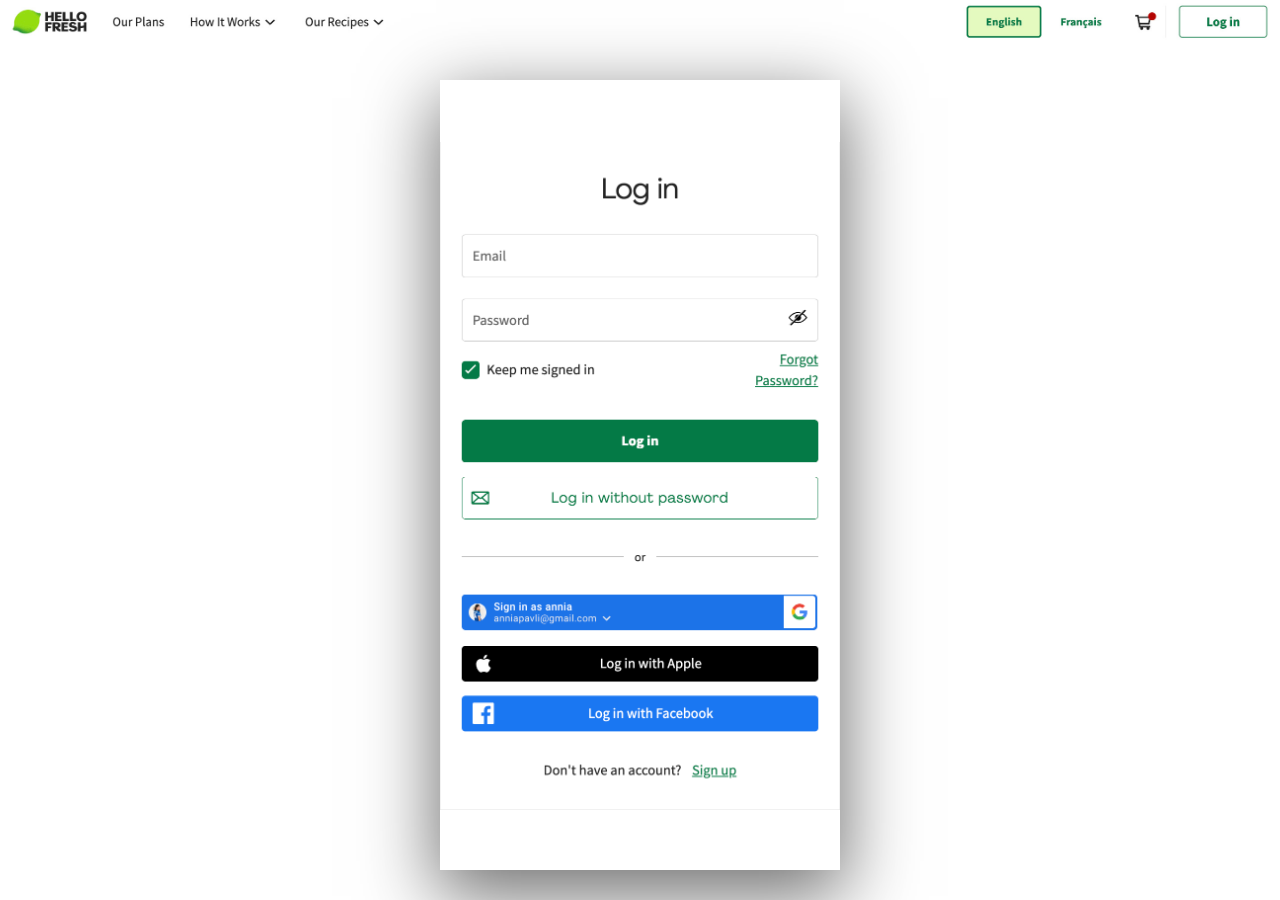
<file: helloFresh1/index.html>
<!DOCTYPE html>
<html>
<head>
	<meta charset="utf-8">
	<meta name="viewport" content="width=device-width, initial-scale=1">
	<link rel="stylesheet" type="text/css" href="css/style.css">
</head>


<body>


    <div class="center">
        <img src="images/login.jpg" class="center">
    </div>


    <div class="topimage">
	 	<img src="images/banner.jpg" class="topimage">
	</div> 	

	<div class="shadow">
    </div>


</body>


</html>
</file>
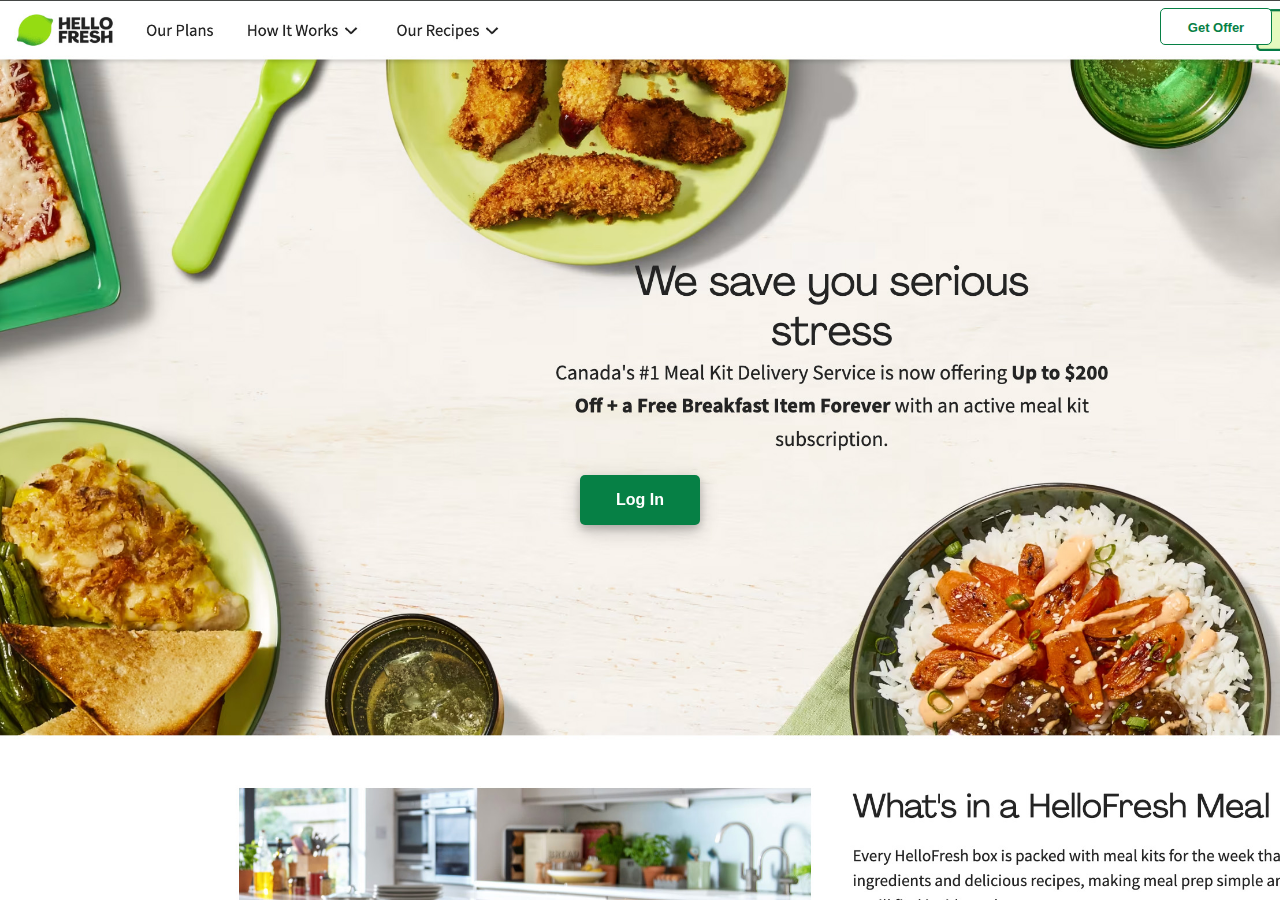
<file: helloFresh2/index.html>
<!DOCTYPE html>
<html>
<head>
	<meta charset="utf-8">
	<meta name="viewport" content="width=device-width, initial-scale=1">
	<title></title>
	<link rel="stylesheet" type="text/css" href="css/style.css">
</head>



<body>

    <div class="green-box">
    <p>Log In</p>
    </div>

     <div class="white-box">
     <p>Get Offer</p>
    </div>

<body>




</html>
</file>
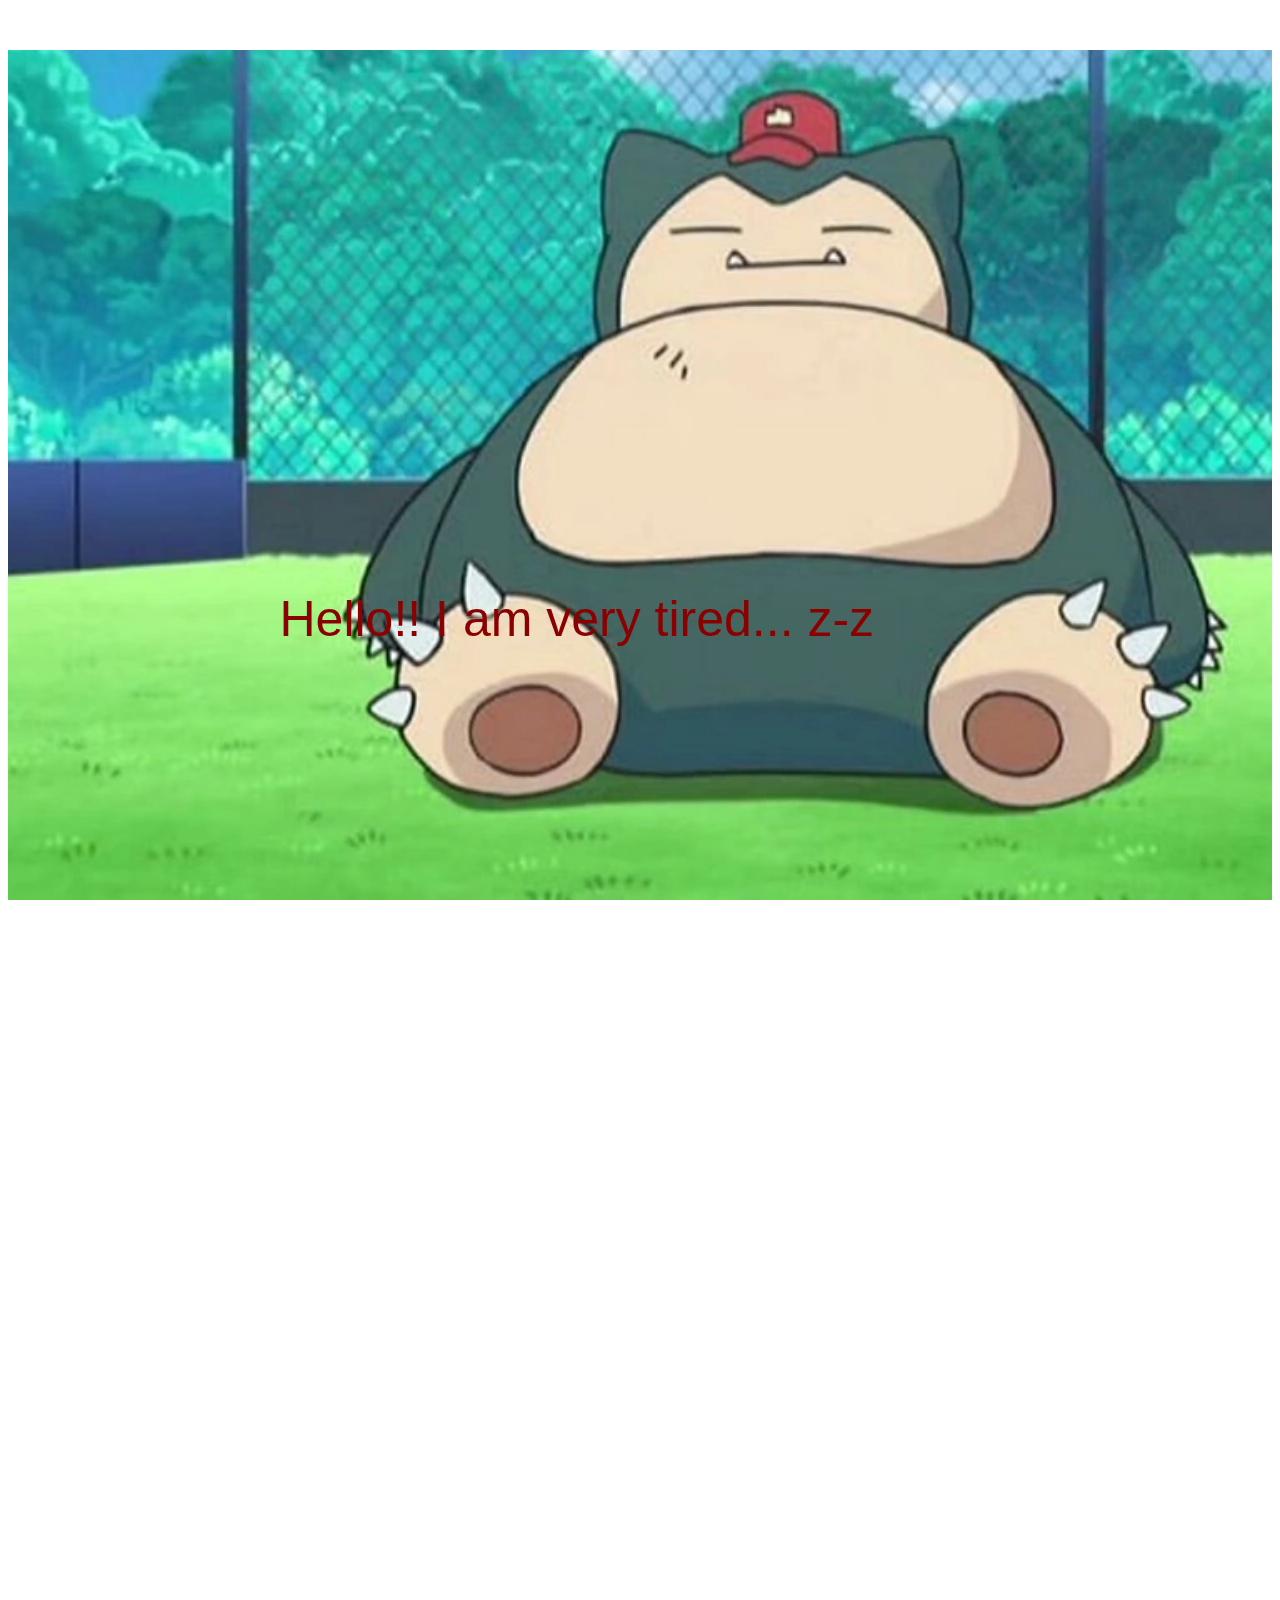
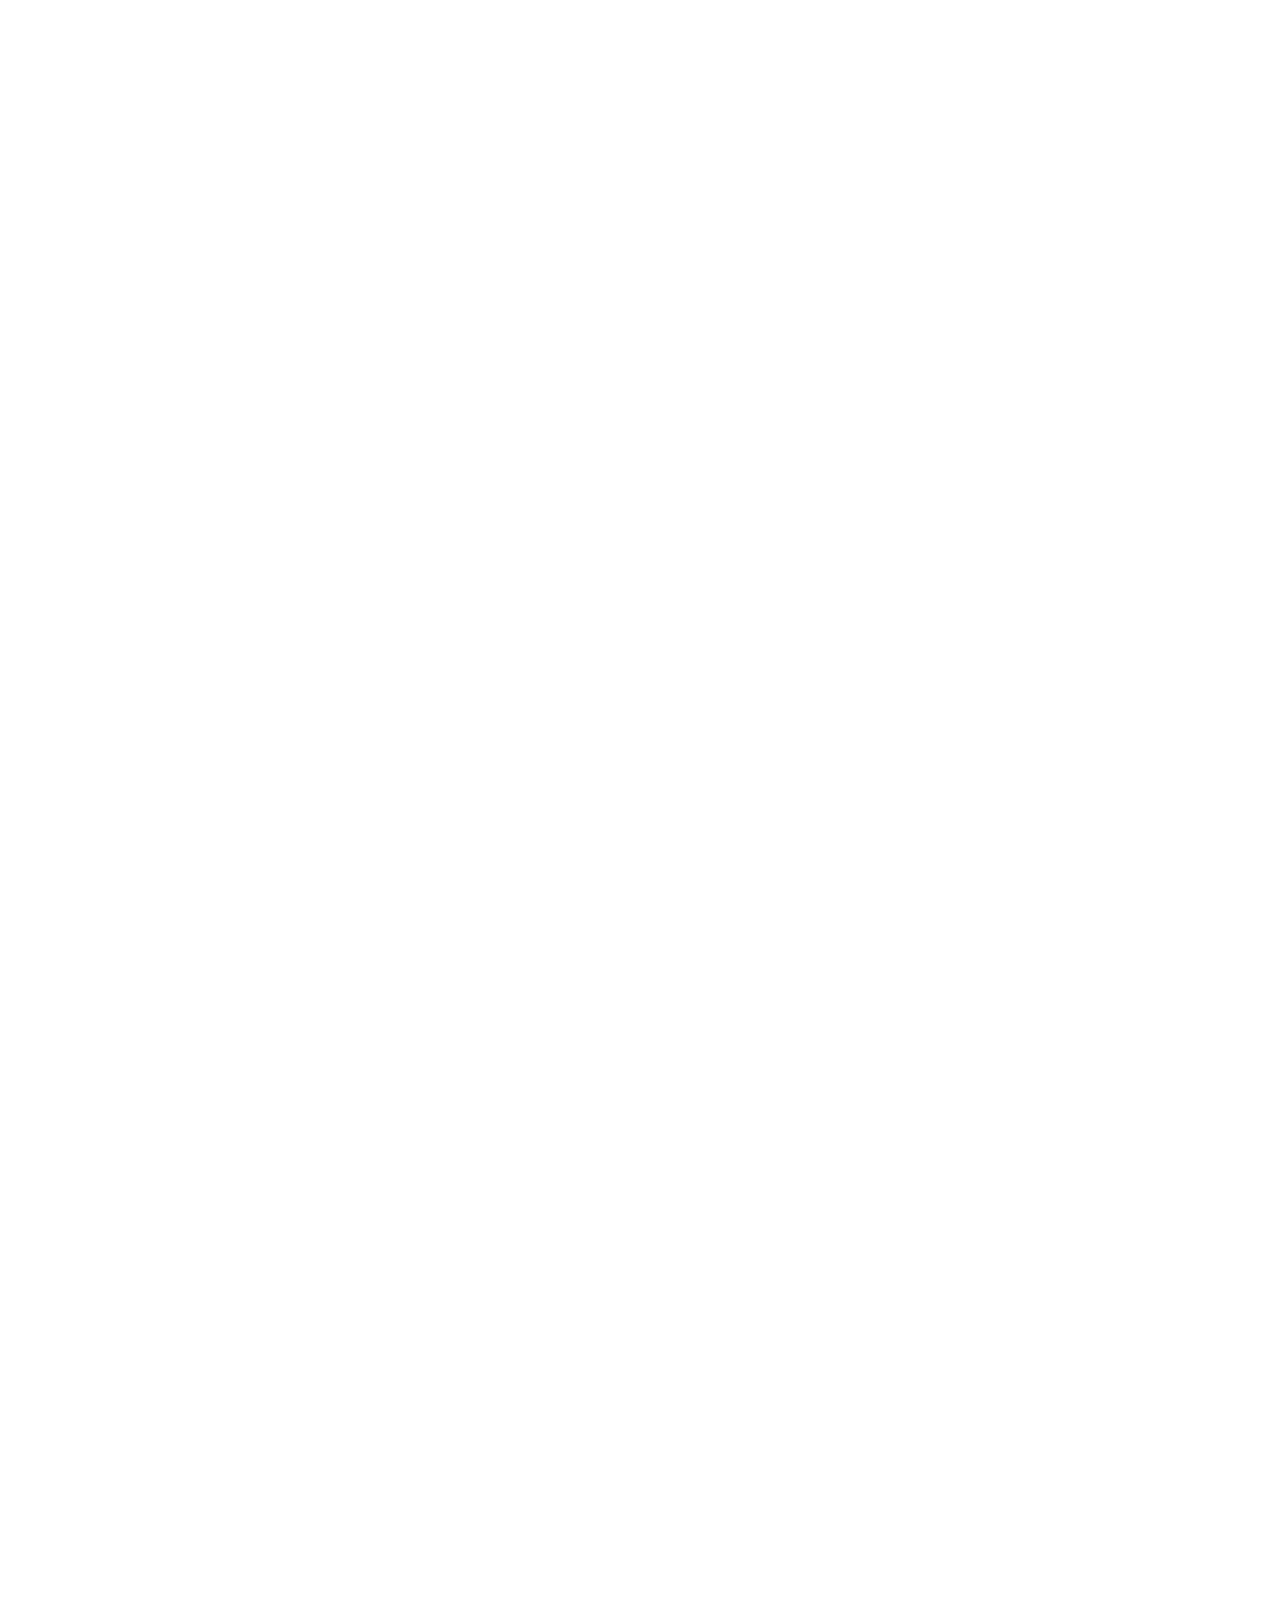
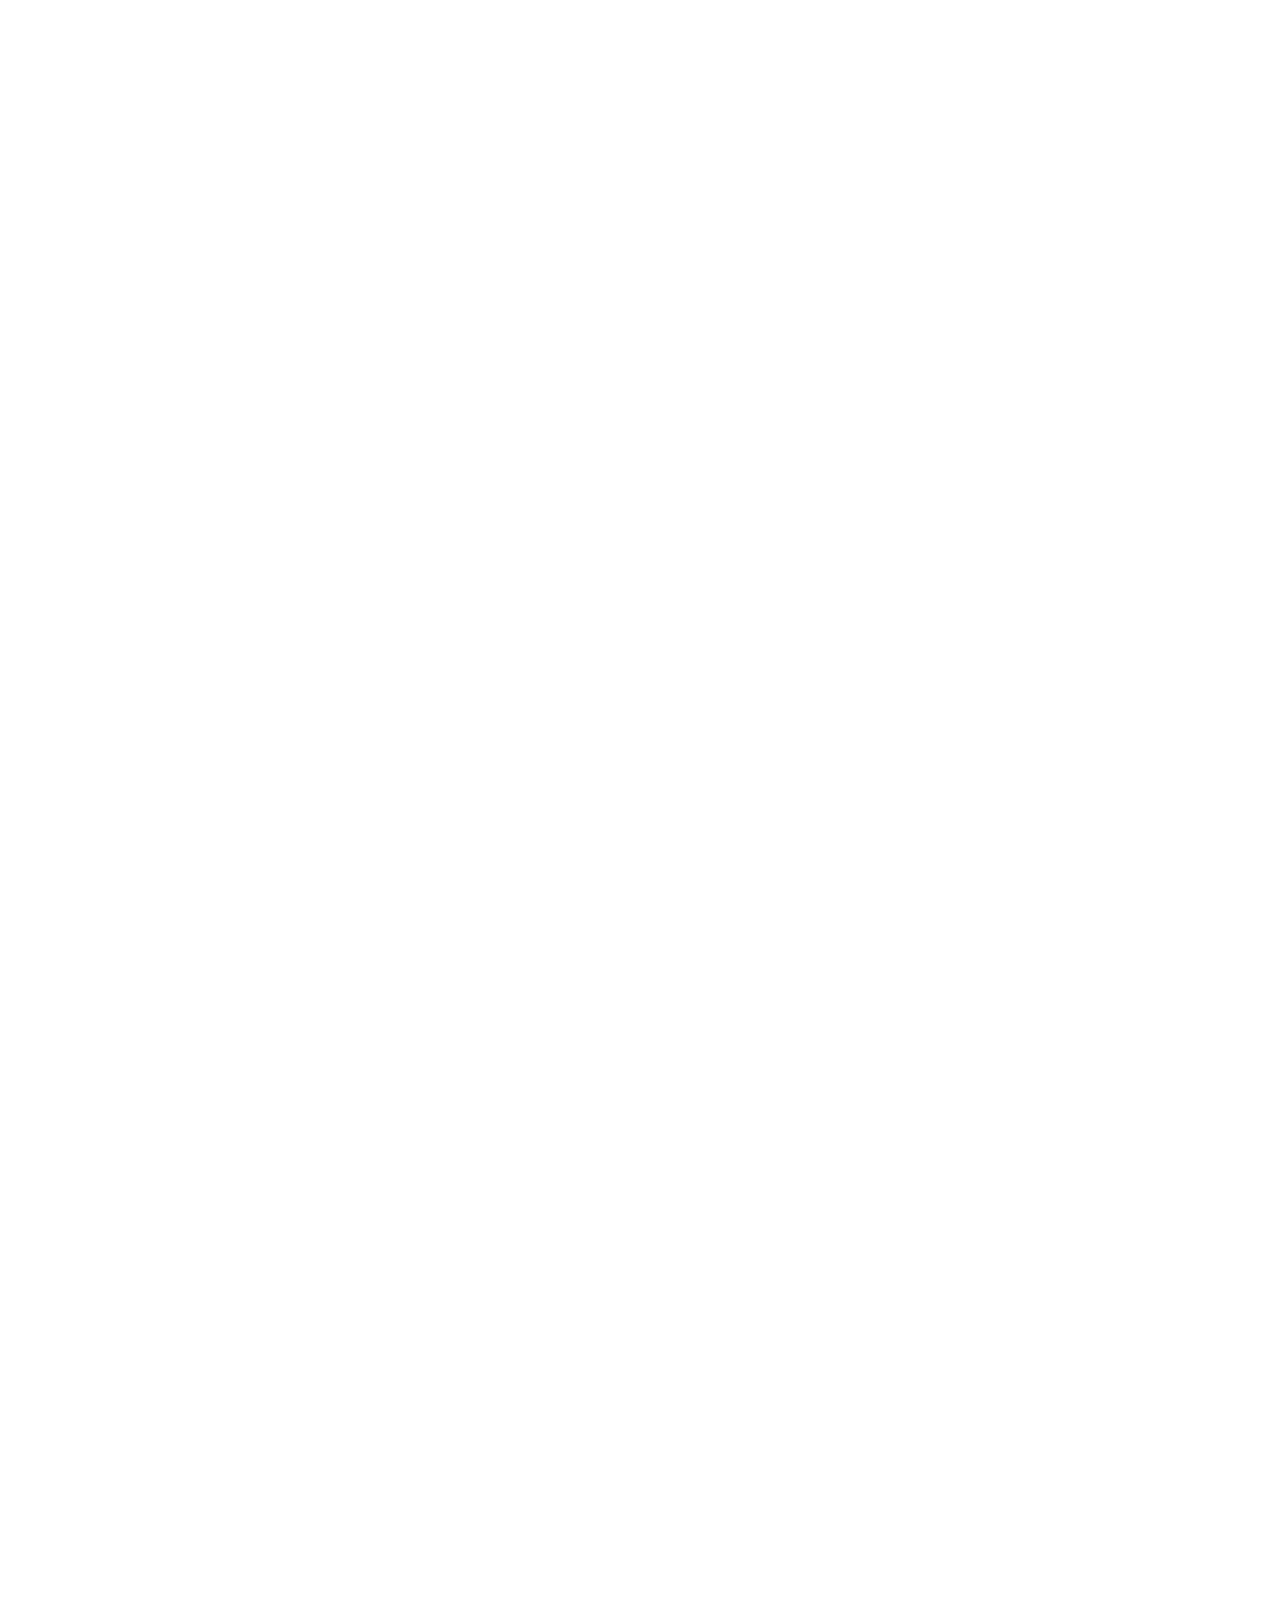
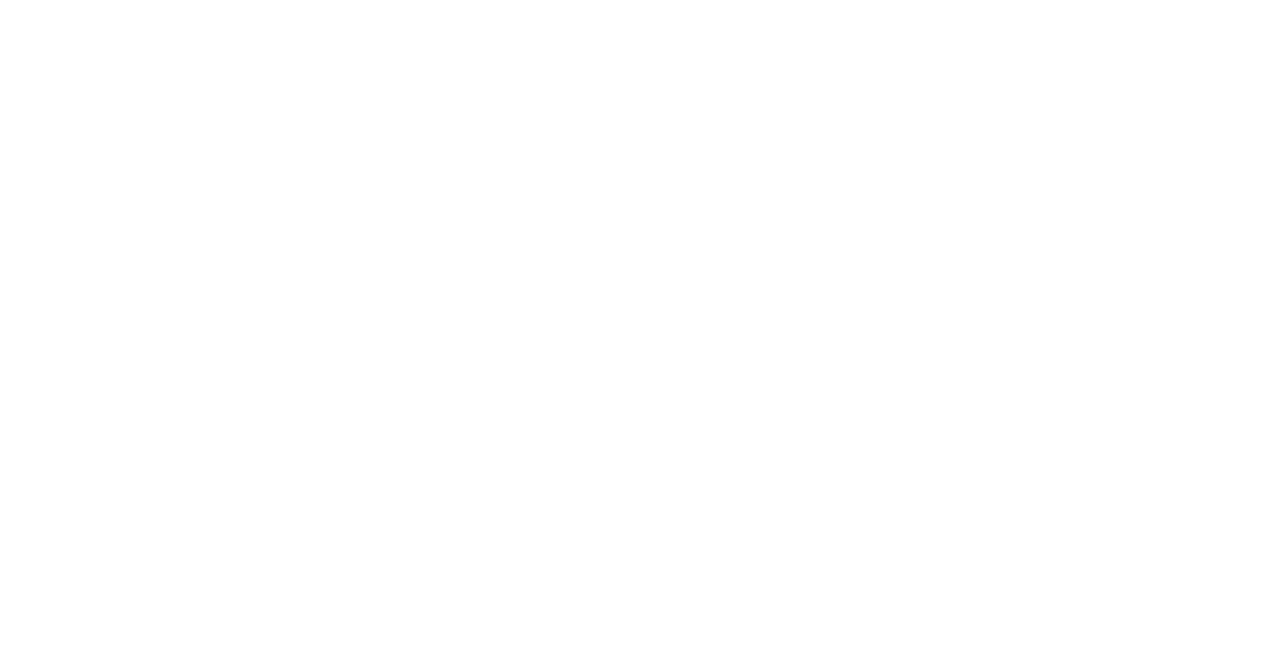
<file: W4/index.html>
<!DOCTYPE html>
<html>



<head>
	<meta charset="utf-8">
	<meta name="viewport" content="width=device-width, initial-scale=1">
	<title> Parallax Example </title>



<link rel="stylesheet" type="text/css" href="css/style.css">

<!-- this^^^ tells html where the css is-->

</head>


<body>

	<div class="section1">
		<div class="caption">
		<p> Hello!! I am very tired... z-z </p></div>
	</div>

	<div class="section1"></div>
	<div class="section2"></div>
	<div class="section3"></div>
	<div class="section4"></div>
	<div class="section5"></div>



</body>
</html>
</file>
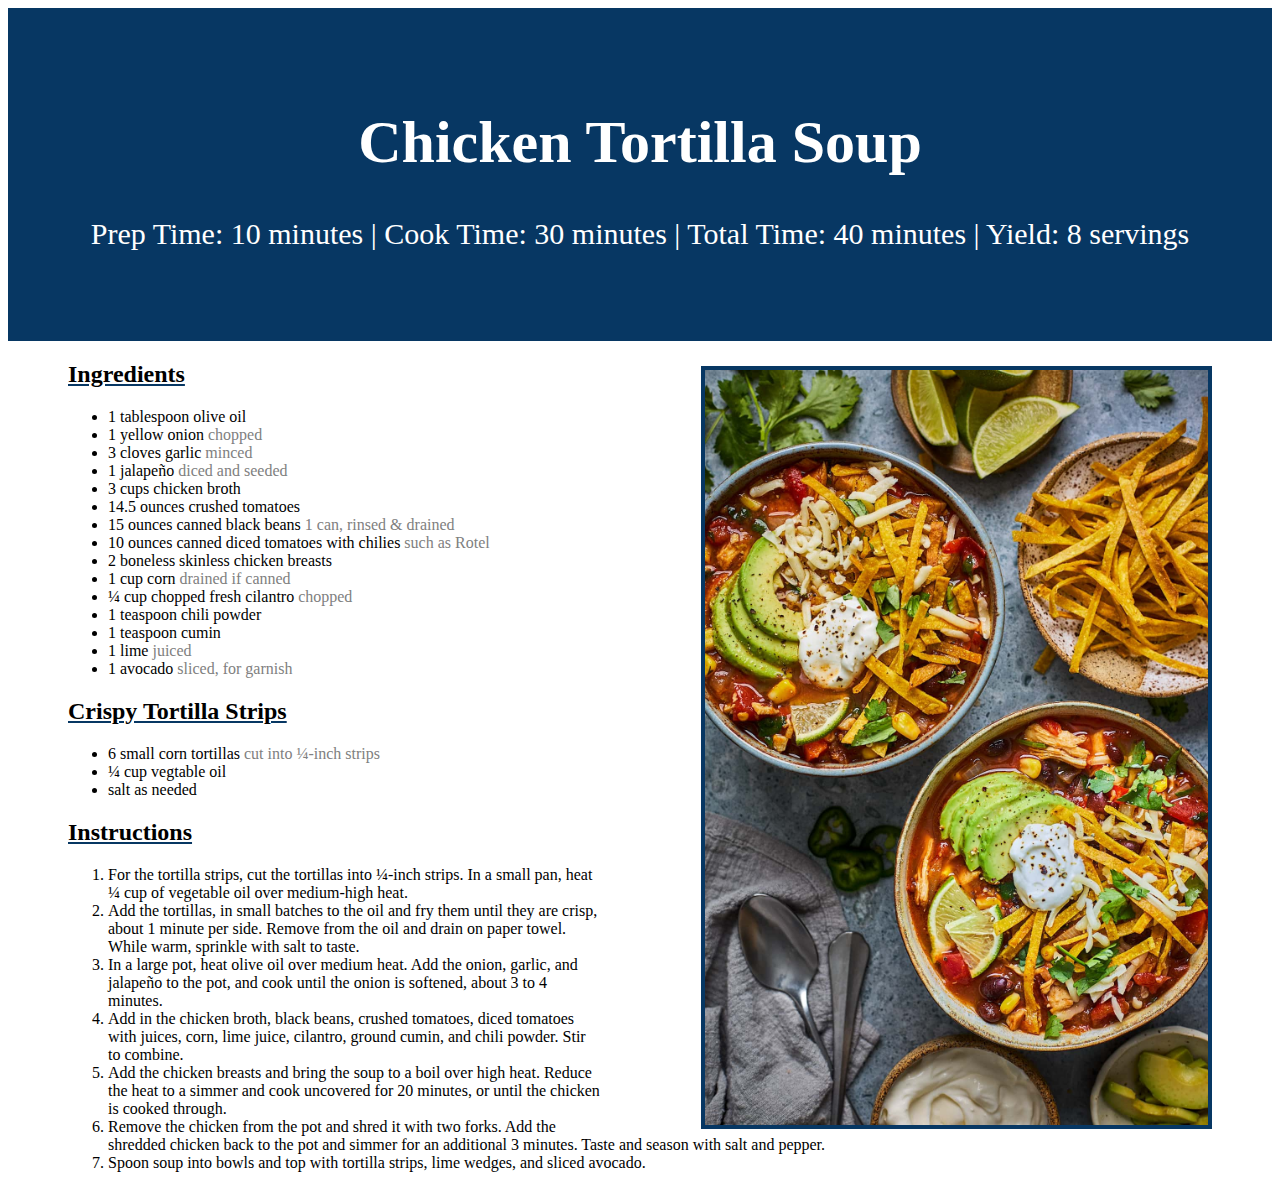
<file: myRecipeBook/myRecipeBook.html>
<!DOCTYPE html>
<html>
<head>
	<meta charset="utf-8">
	<meta name="viewport" content="width=device-width, initial-scale=1">
	<title></title>
	<link rel="stylesheet" type="text/css" href="css/style.css">
</head>

<div class="header">
  <h1>Chicken Tortilla Soup</h1>
  <p>Prep Time: 10 minutes | Cook Time: 30 minutes | Total Time: 40 minutes | Yield: 8 servings</p>
</div>

<img src="Images/soup3.jpg"> 

</header>
          <h2>Ingredients</h2>
          <ul>
              <li>1 tablespoon olive oil</li>
              <li>1 yellow onion <span style="color: grey;"> chopped</span> </li>
              <li>3 cloves garlic <span style="color: grey;"> minced</span> </li>
              <li>1 jalapeño <span style="color: grey;"> diced and seeded</span></li>
              <li>3 cups chicken broth</li>
              <li>14.5 ounces crushed tomatoes</li>
              <li>15 ounces canned black beans <span style="color: grey;"> 1 can, rinsed & drained</span></li>
              <li>10 ounces canned diced tomatoes with chilies <span style="color: grey;">such as Rotel</span></li>
              <li>2 boneless skinless chicken breasts</li>
              <li>1 cup corn <span style="color: grey;">drained if canned</span></li>
              <li>¼ cup chopped fresh cilantro <span style="color: grey;">chopped</span></li>
              <li>1 teaspoon chili powder</li>
              <li>1 teaspoon cumin</li>
              <li>1 lime <span style="color: grey;">juiced</span></li>
              <li>1 avocado <span style="color: grey;">sliced, for garnish</span></li>
          </ul>

          <h2>Crispy Tortilla Strips</h2>
          <ul>
              <li>6 small corn tortillas <span style="color: grey;">cut into ¼-inch strips</span></li>
              <li>¼ cup vegtable oil</li>
              <li>salt as needed</li>
          </ul>
   
          <h2>Instructions</h2>
          <ol>
              <li>For the tortilla strips, cut the tortillas into ¼-inch strips. In a small pan, heat ¼ cup of vegetable oil over medium-high heat.</li>
              <li>Add the tortillas, in small batches to the oil and fry them until they are crisp, about 1 minute per side. Remove from the oil and drain on paper towel. While warm, sprinkle with salt to taste.</li>
              <li>In a large pot, heat olive oil over medium heat. Add the onion, garlic, and jalapeño to the pot, and cook until the onion is softened, about 3 to 4 minutes.</li>
              <li>Add in the chicken broth, black beans, crushed tomatoes, diced tomatoes with juices, corn, lime juice, cilantro, ground cumin, and chili powder. Stir to combine.</li>
              <li>Add the chicken breasts and bring the soup to a boil over high heat. Reduce the heat to a simmer and cook uncovered for 20 minutes, or until the chicken is cooked through.</li>
              <li>Remove the chicken from the pot and shred it with two forks. Add the shredded chicken back to the pot and simmer for an additional 3 minutes. Taste and season with salt and pepper.</li>
              <li>Spoon soup into bowls and top with tortilla strips, lime wedges, and sliced avocado.</li>
          </ol>
 
</html>
</file>
<file: helloFresh1/css/style.css>
.center {
  position: absolute;
  padding: 0;
  margin: auto;
  width: 400px;
  top: 26px;
  bottom: 0;
  left: 0;
  right:0;
}

.shadow {
  position: absolute;
  padding: 0;
  margin: auto;
  width: 400px;
  top: 80px;
  bottom: 30px;
  left: 0;
  right:0;
box-shadow: rgba(0, 0, 0, 0.56) 0px 22px 70px 4px;
}

.topimage {
  position: absolute;
  width: 100%;
  height: auto;
  padding: 0;
  top: 0;
  left: 0;

}


body {
  background-image: url('https://cdn.hellofresh.com/landing-pages/Pages/hf-recipe-collection.jpg');
  background-repeat: no-repeat;
  background-attachment: fixed;
</file>
